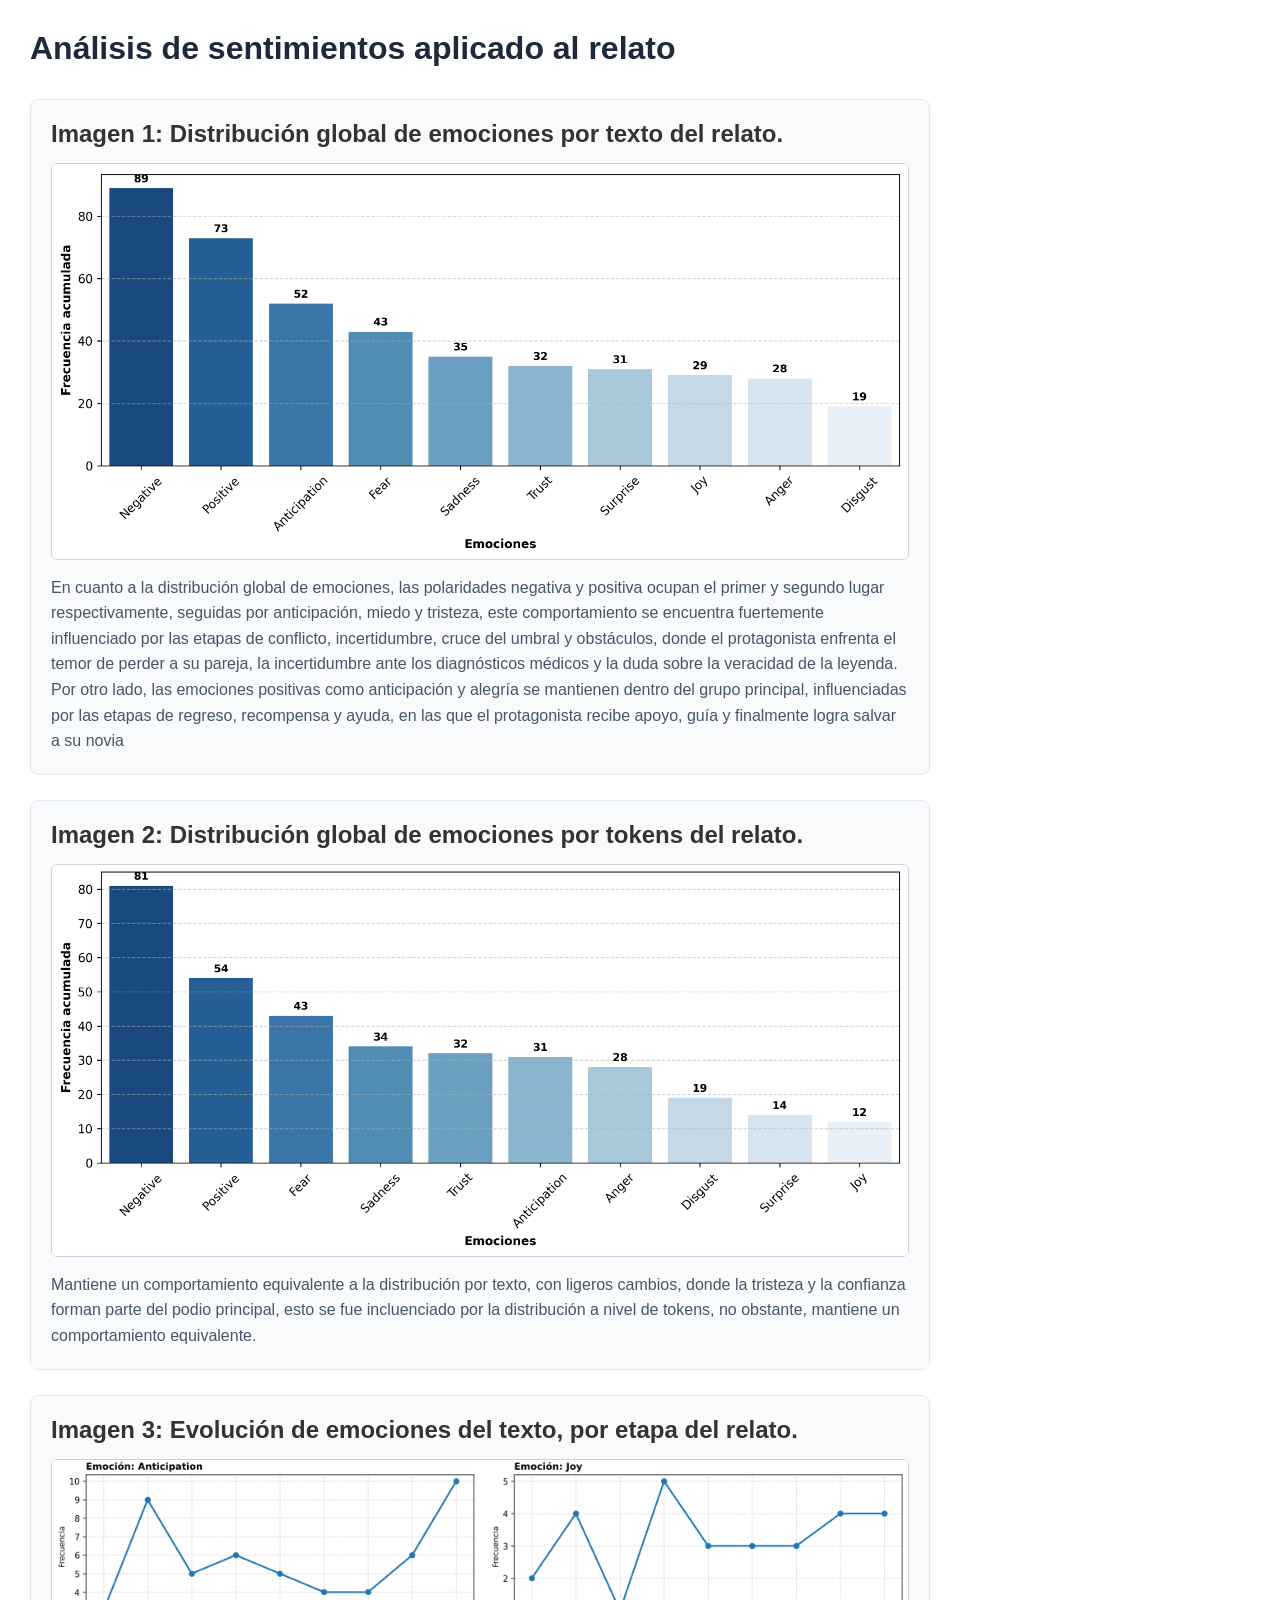
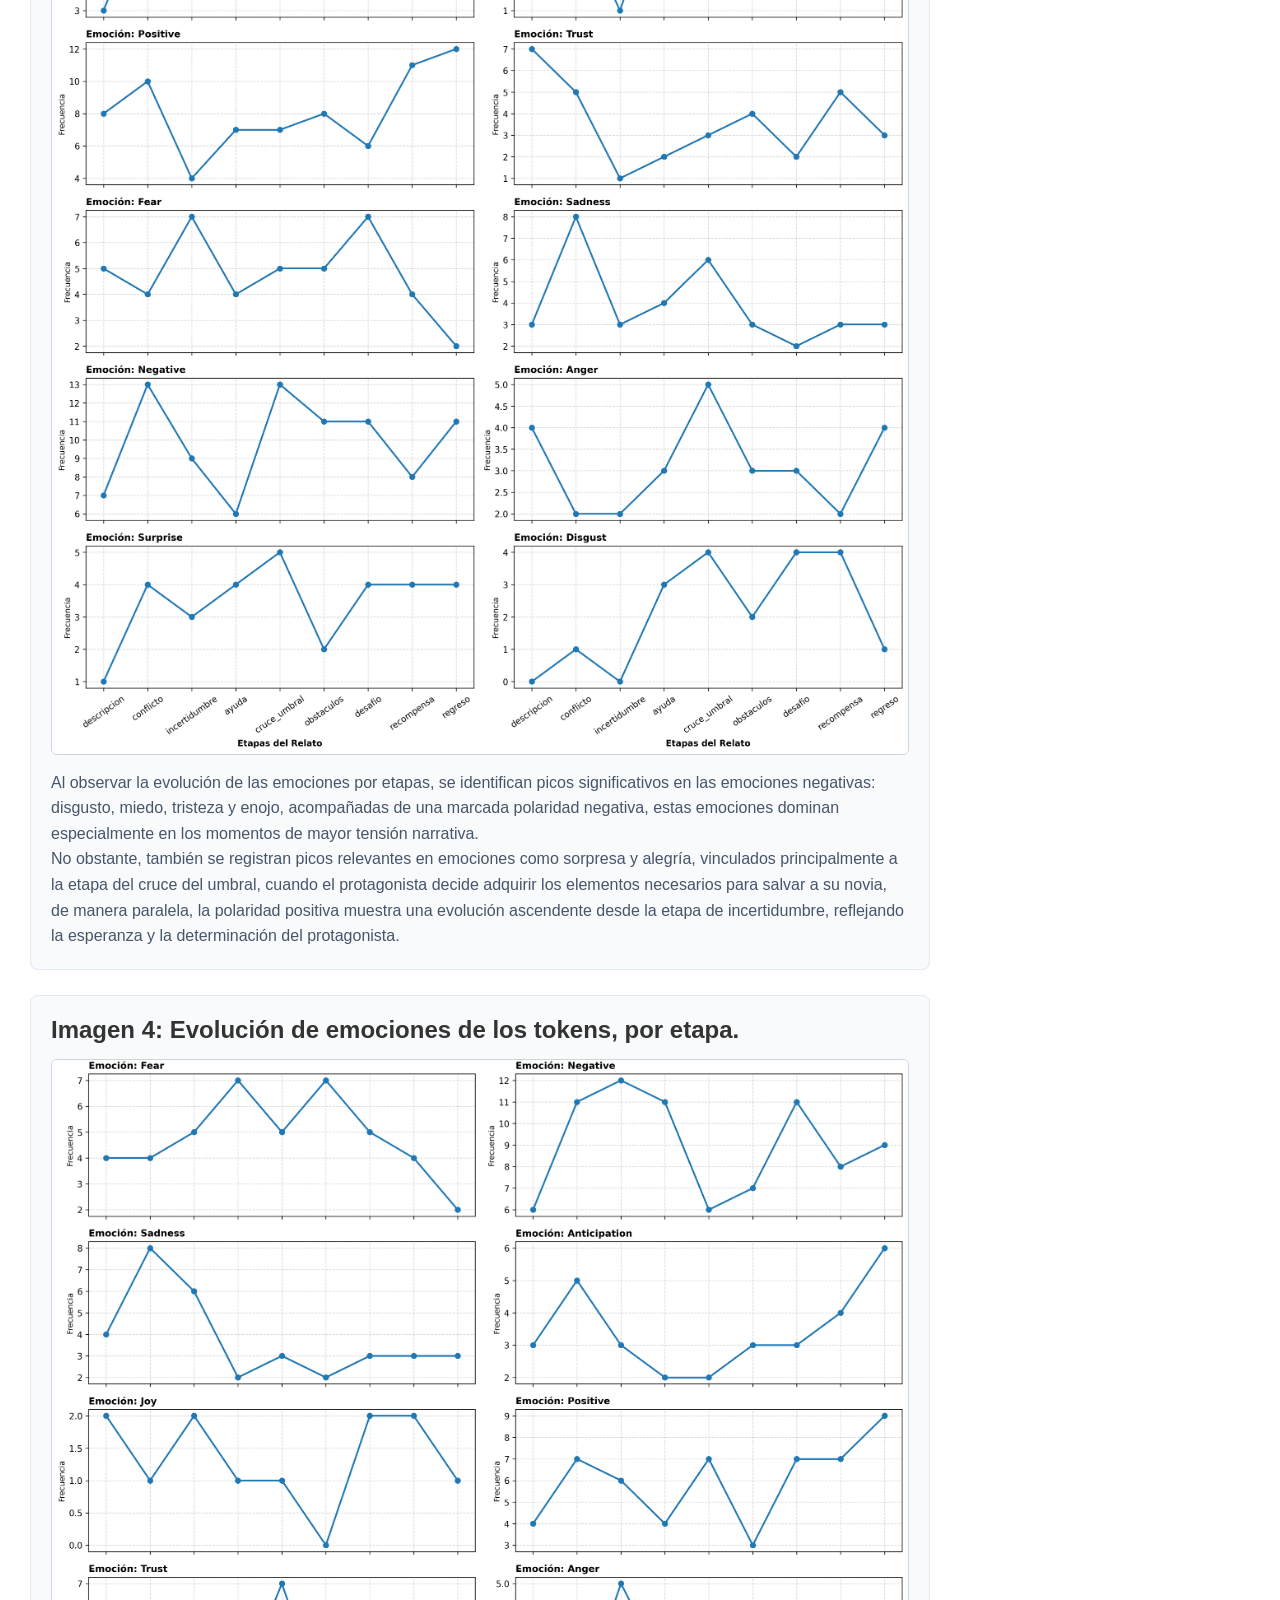
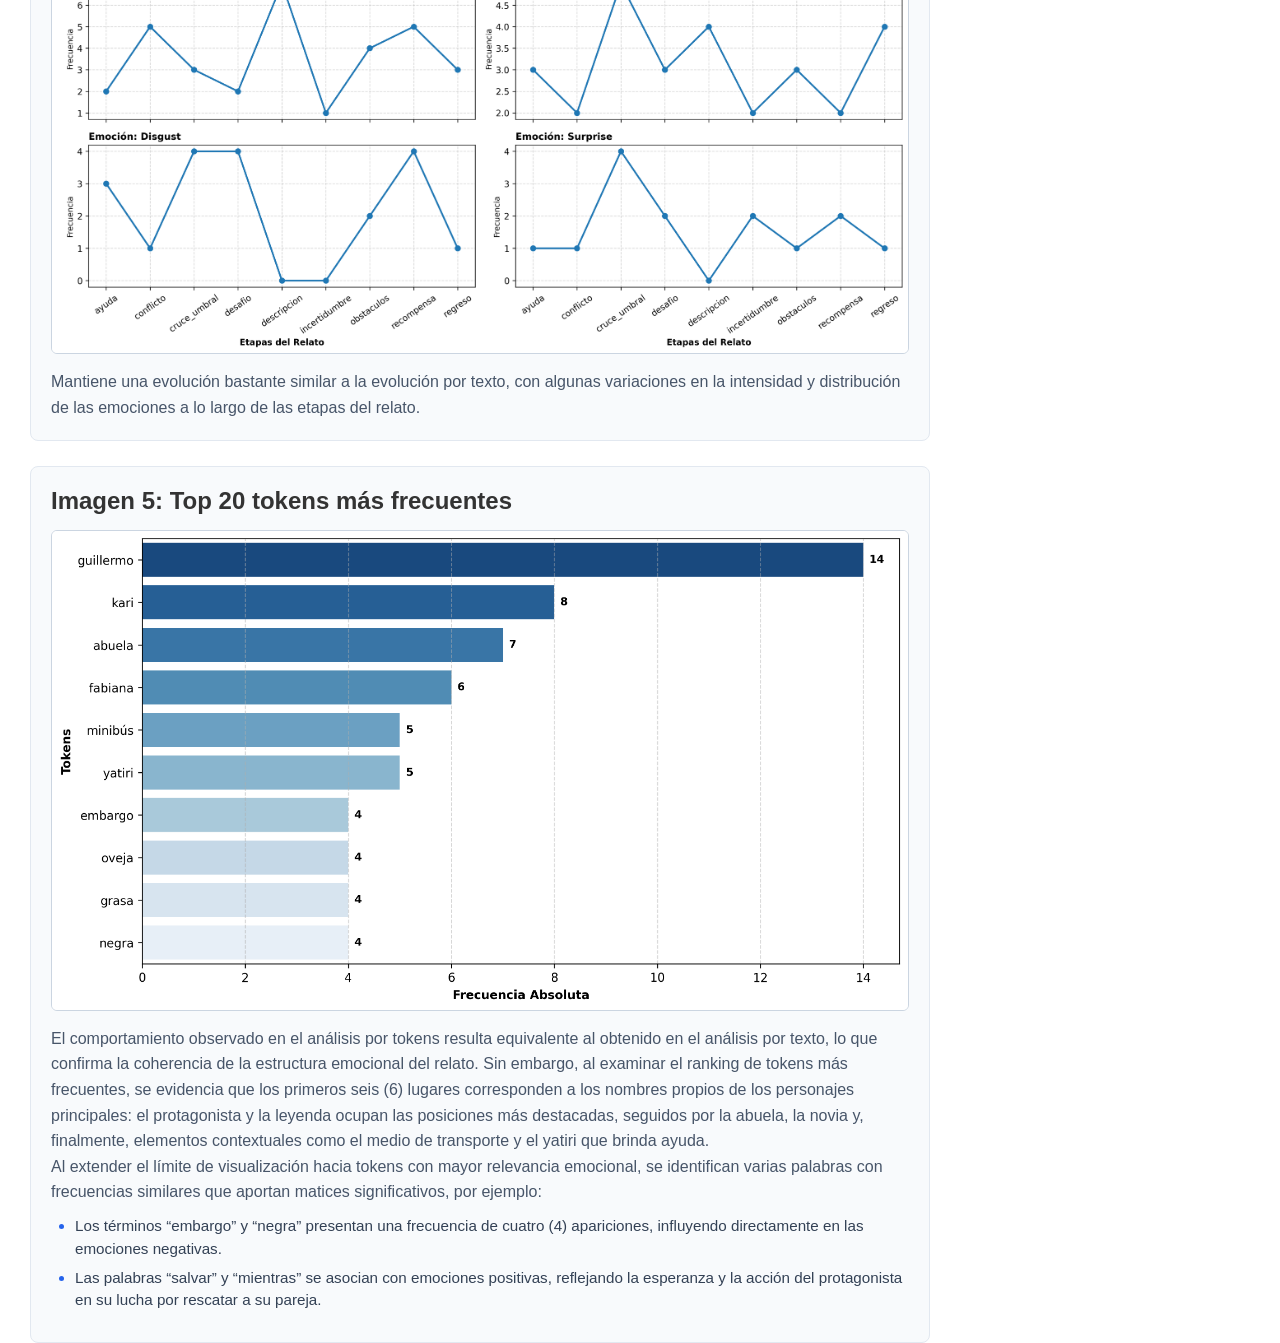
<file: pages/analisis.html>
<!DOCTYPE html>
<html lang="es">
<head>
    <meta charset="UTF-8">
    <meta name="viewport" content="width=device-width, initial-scale=1.0">
    <title>Análisis</title>
    <link rel="stylesheet" href="../css/styles.css">
</head>
<body class="page-content">

    <h1>Análisis de sentimientos aplicado al relato</h1>
    <div class="analysis-grid">

    <div class="analysis-card">
        <h2 class="card-title">Imagen 1: Distribución global de emociones por texto del relato.</h2>
        <img src="../assets/image_1.png" alt="Imagen 1">
        <p class="image-description">
            En cuanto a la distribución global de emociones, las polaridades negativa y positiva ocupan
            el primer y segundo lugar respectivamente, seguidas por anticipación, miedo y tristeza, este
            comportamiento se encuentra fuertemente influenciado por las etapas de conflicto,
            incertidumbre, cruce del umbral y obstáculos, donde el protagonista enfrenta el temor de
            perder a su pareja, la incertidumbre ante los diagnósticos médicos y la duda sobre la veracidad
            de la leyenda.
            </br>
            Por otro lado, las emociones positivas como anticipación y alegría se mantienen dentro del
            grupo principal, influenciadas por las etapas de regreso, recompensa y ayuda, en las que el
            protagonista recibe apoyo, guía y finalmente logra salvar a su novia
        </p>
    </div>

    <div class="analysis-card">
        <h2 class="card-title">Imagen 2: Distribución global de emociones por tokens del relato.</h2>
        <img src="../assets/image_2.png" alt="Imagen 2">
        <p class="image-description">
            Mantiene un comportamiento equivalente a la distribución por texto, con ligeros cambios, donde la tristeza y la confianza forman parte del podio principal, esto se fue incluenciado por la distribución a nivel de tokens, no obstante, mantiene un comportamiento equivalente.
        </p>
    </div>

    <div class="analysis-card">
        <h2 class="card-title">Imagen 3: Evolución de emociones del texto, por etapa del relato.</h2>
        <img src="../assets/image_3.png" alt="Imagen 3">
        <p class="image-description">
            Al observar la evolución de las emociones por etapas, se identifican picos significativos en
            las emociones negativas: disgusto, miedo, tristeza y enojo, acompañadas de una marcada
            polaridad negativa, estas emociones dominan especialmente en los momentos de mayor
            tensión narrativa.
            </br>
            No obstante, también se registran picos relevantes en emociones como sorpresa y alegría,
            vinculados principalmente a la etapa del cruce del umbral, cuando el protagonista decide
            adquirir los elementos necesarios para salvar a su novia, de manera paralela, la polaridad
            positiva muestra una evolución ascendente desde la etapa de incertidumbre, reflejando la
            esperanza y la determinación del protagonista.
        </p>
    </div>

    <div class="analysis-card">
        <h2 class="card-title">Imagen 4: Evolución de emociones de los tokens, por etapa.</h2>
        <img src="../assets/image_4.png" alt="Imagen 4">
        <p class="image-description">
            Mantiene una evolución bastante similar a la evolución por texto, con algunas variaciones en la intensidad y distribución de las emociones a lo largo de las etapas del relato.
        </p>
    </div>

    <div class="analysis-card">
        <h2 class="card-title">Imagen 5: Top 20 tokens más frecuentes</h2>
        <img src="../assets/image_5.png" alt="Imagen 5">
        
        <div class="image-description">
            <p>
            El comportamiento observado en el análisis por tokens resulta equivalente al obtenido en el
            análisis por texto, lo que confirma la coherencia de la estructura emocional del relato. Sin
            embargo, al examinar el ranking de tokens más frecuentes, se evidencia que los primeros seis
            (6) lugares corresponden a los nombres propios de los personajes principales: el protagonista
            y la leyenda ocupan las posiciones más destacadas, seguidos por la abuela, la novia y,
            finalmente, elementos contextuales como el medio de transporte y el yatiri que brinda ayuda.
            </p>
            <p>
            Al extender el límite de visualización hacia tokens con mayor relevancia emocional, se
            identifican varias palabras con frecuencias similares que aportan matices significativos, por
            ejemplo:
            </p>
            <ul>
            <li>Los términos “embargo” y “negra” presentan una frecuencia de cuatro (4) apariciones,
                influyendo directamente en las emociones negativas.</li>
            <li>Las palabras “salvar” y “mientras” se asocian con emociones positivas, reflejando la
                esperanza y la acción del protagonista en su lucha por rescatar a su pareja.</li>
            </ul>
        </div>
    </div>

</div>

</body>
</html>
</file>
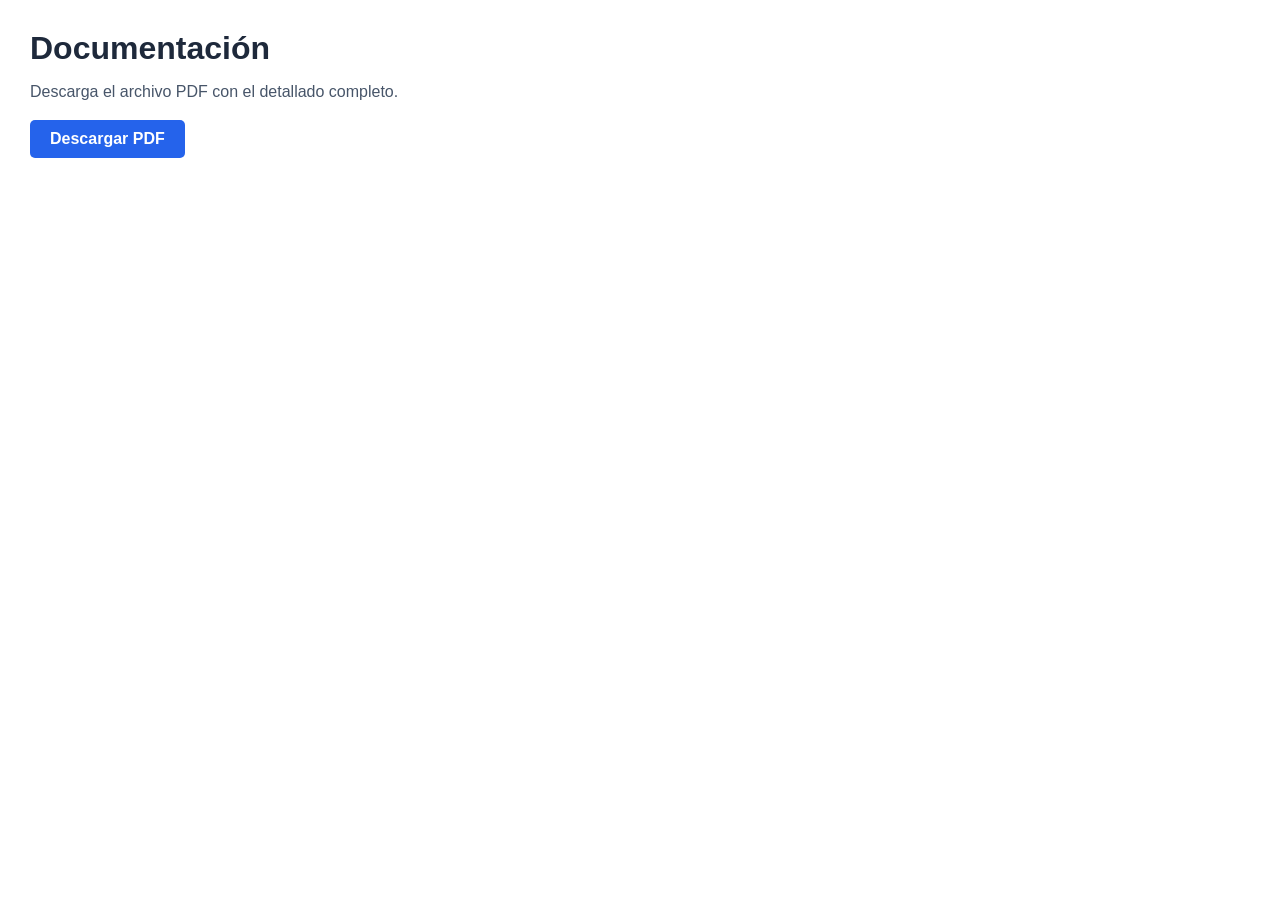
<file: pages/documentacion.html>
<!DOCTYPE html>
<html lang="es">
<head>
  <meta charset="UTF-8">
  <meta name="viewport" content="width=device-width, initial-scale=1.0">
  <link rel="stylesheet" href="../css/styles.css">
</head>
<body class="page-content">
  <h1>Documentación</h1>
  <p>Descarga el archivo PDF con el detallado completo.</p>
  <a href="../assets/documentacion.pdf" download="Documentacion.pdf" class="btn-download">Descargar PDF</a>
</body>
</html>
</file>
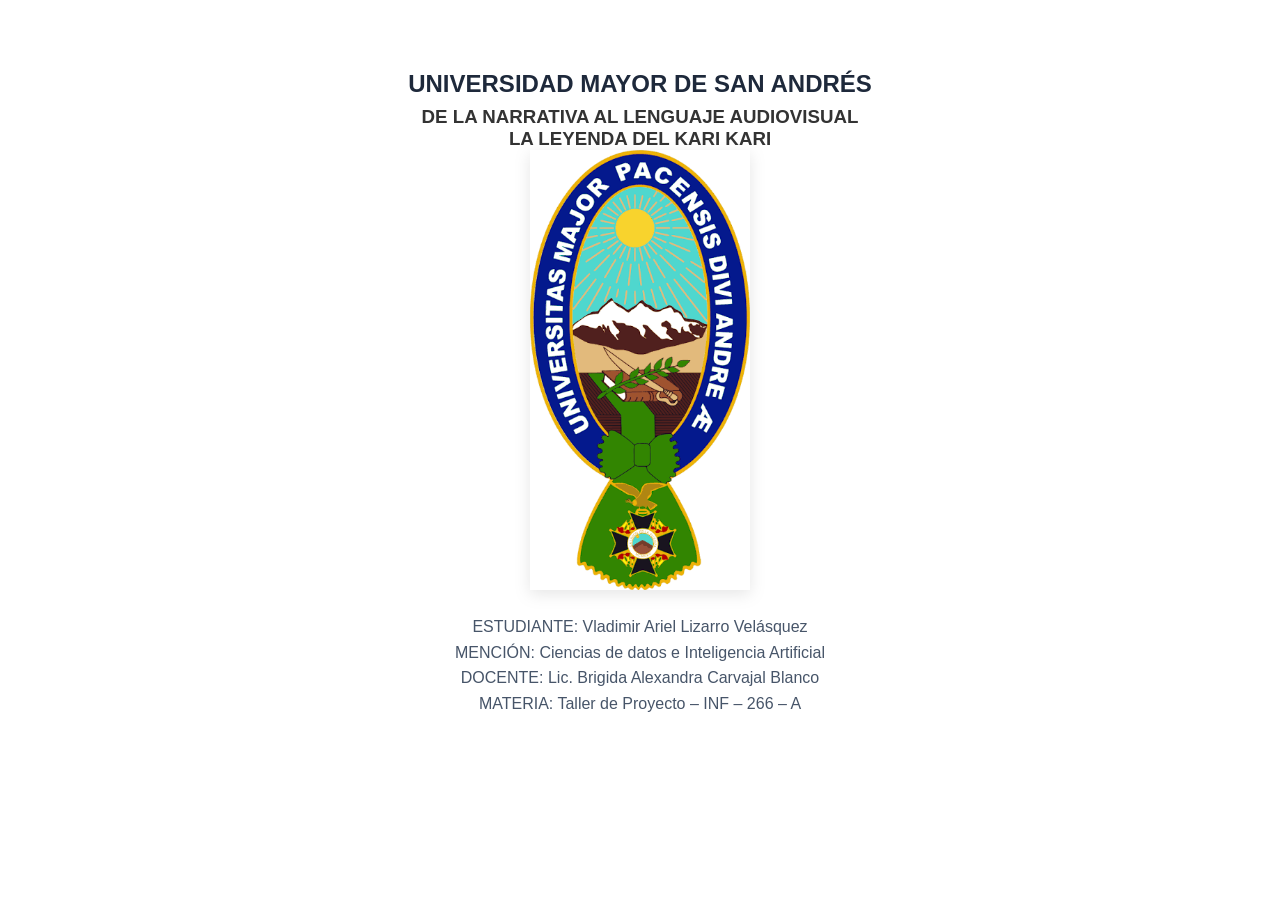
<file: pages/inicio.html>
<!DOCTYPE html>
<html lang="es">
<head>
  <meta charset="UTF-8">
  <meta name="viewport" content="width=device-width, initial-scale=1.0">
  <title>Inicio</title>
  <link rel="stylesheet" href="../css/styles.css">
</head>
<body class="page-content">

  <div class="home-container">
    <h1 class="university-title">UNIVERSIDAD MAYOR DE SAN ANDRÉS</h1>
    <h3 class="university-subtitle">DE LA NARRATIVA AL LENGUAJE AUDIOVISUAL</h3>
    <h3 class="university-subtitle">LA LEYENDA DEL KARI KARI</h3>
    <img src="../assets/umsa.png" alt="Escudo Universidad Mayor de San Andrés" class="university-logo">
    <p class="home-description">ESTUDIANTE: Vladimir Ariel Lizarro Velásquez</p>
    <p class="home-description">MENCIÓN: Ciencias de datos e Inteligencia Artificial</p>
    <p class="home-description">DOCENTE: Lic. Brigida Alexandra Carvajal Blanco</p>
    <p class="home-description">MATERIA: Taller de Proyecto – INF – 266 – A</p>
  </div>

</body>
</html>
</file>
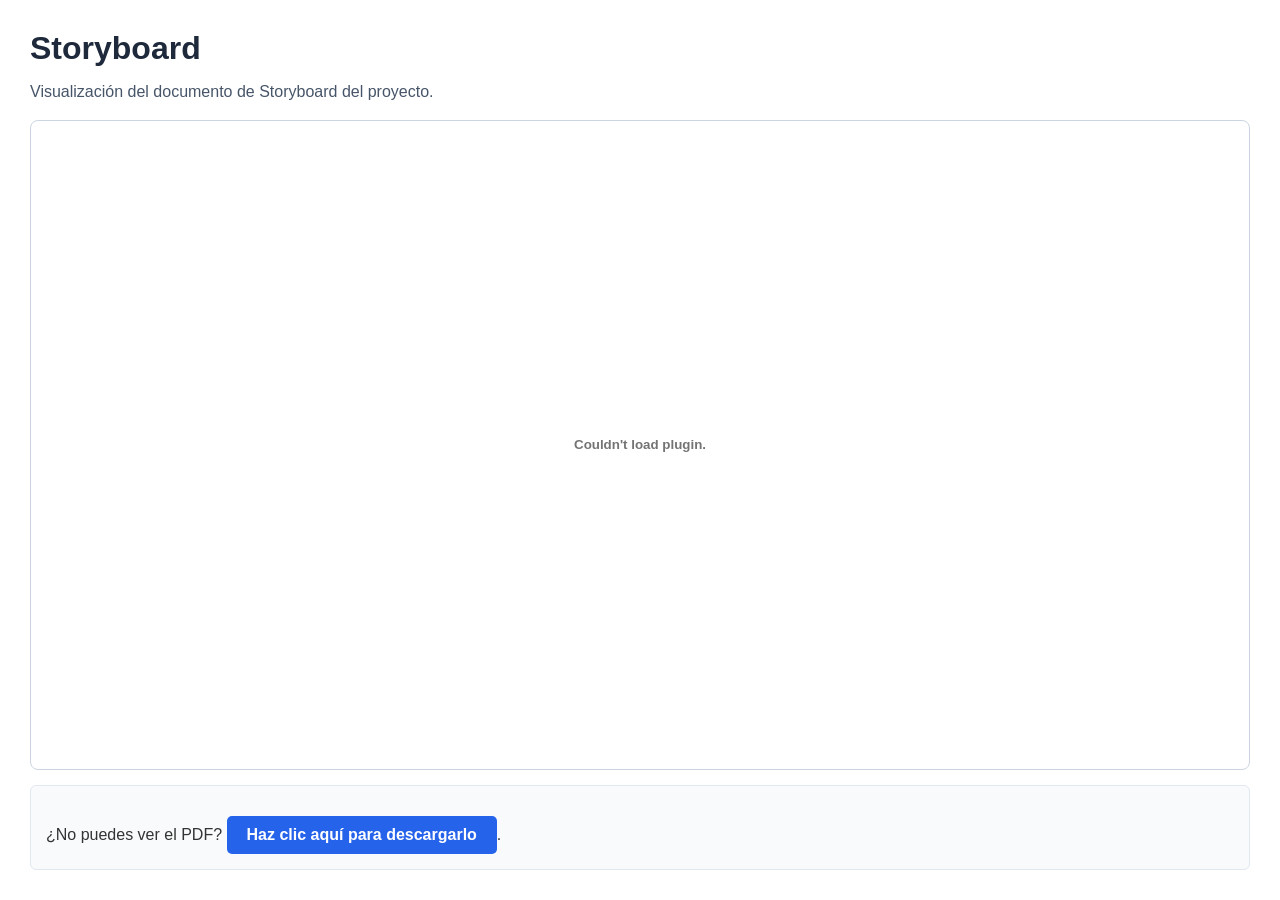
<file: pages/storyboard.html>
<!DOCTYPE html>
<html lang="es">
<head>
  <meta charset="UTF-8">
  <meta name="viewport" content="width=device-width, initial-scale=1.0">
  <title>Storyboard</title>
  <link rel="stylesheet" href="../css/styles.css">
</head>
<body class="page-content">
  <div class="header-container">
    <h1>Storyboard</h1>
    <p>Visualización del documento de Storyboard del proyecto.</p>
  </div>

  <embed src="../assets/storyboard.pdf" type="application/pdf" class="pdf-viewer" />

  <div class="fallback-message">
    ¿No puedes ver el PDF? <a href="../assets/storyboard.pdf" download="storyboard.pdf" class="btn-download">Haz clic aquí para descargarlo</a>.
  </div>

</body>
</html>
</file>
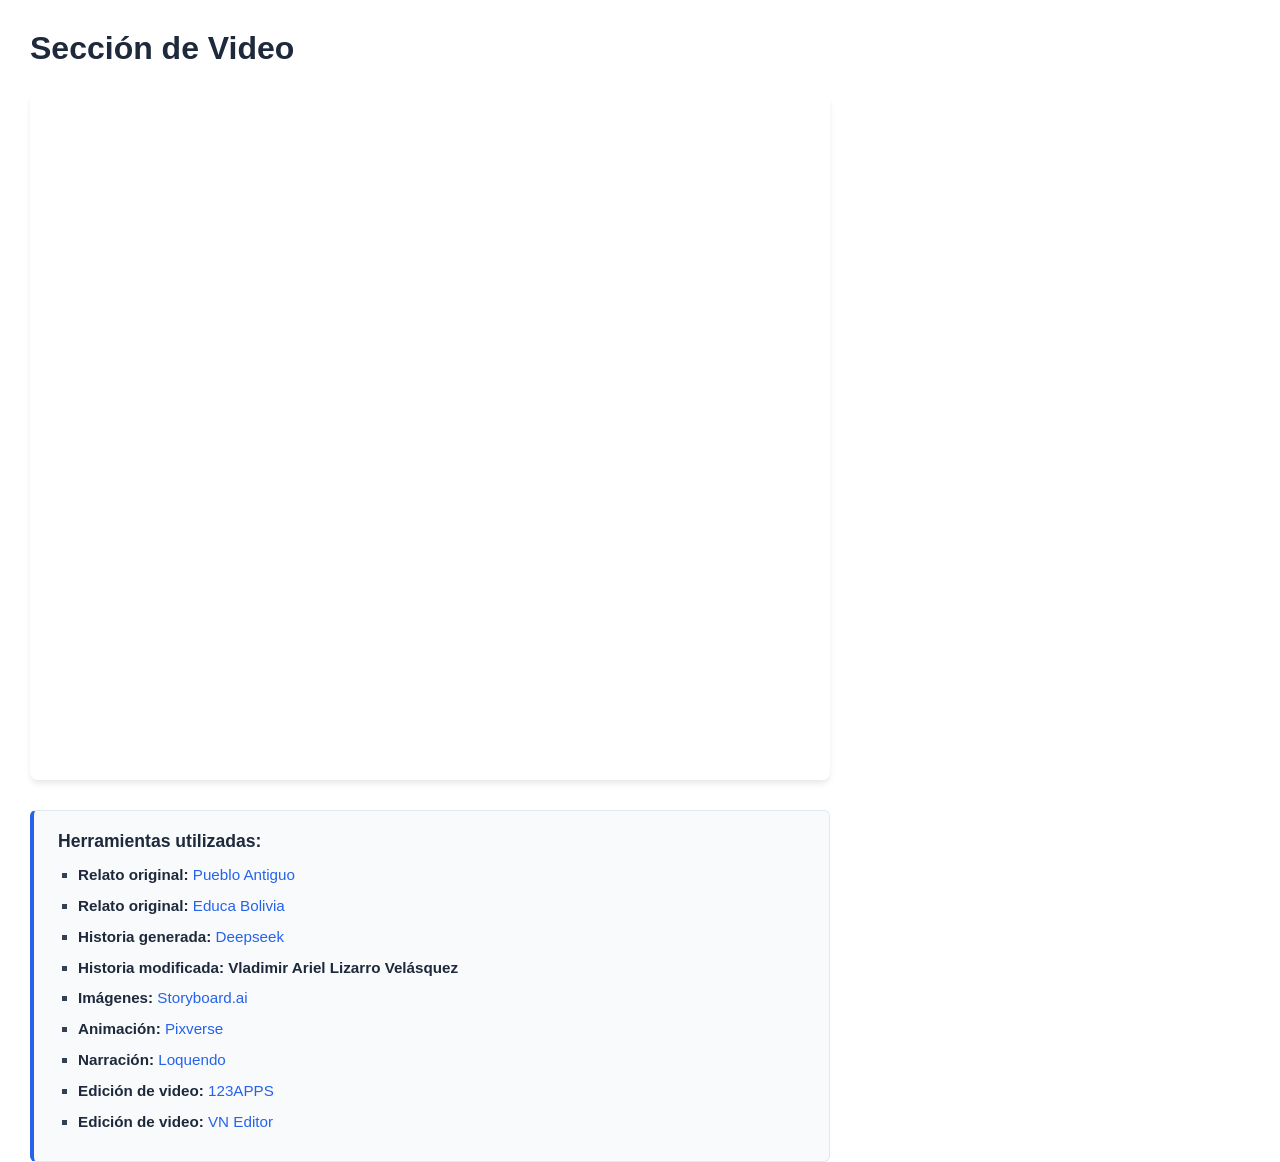
<file: pages/video.html>
<!DOCTYPE html>
<html lang="es">
<head>
  <meta charset="UTF-8">
  <meta name="viewport" content="width=device-width, initial-scale=1.0">
  <title>Video</title>
  <link rel="stylesheet" href="../css/styles.css">
</head>
<body class="page-content">

  <h1>Sección de Video</h1>
  
  <div class="video-container">
    <iframe 
      src="https://streamable.com/e/gyrwht?autoplay=1&muted=1" 
      allow="fullscreen" 
      allowfullscreen>
    </iframe>
  </div>
  
  <div class="video-resources">
    <h2>Herramientas utilizadas:</h2>
    <ul>
      <li>
        <strong>Relato original:</strong> 
        <a href="https://puebloantiguo.com/leyenda-la-kari-kari-bolivia-2/" target="_blank" rel="noopener noreferrer">Pueblo Antiguo</a>
      </li>
      <li>
        <strong>Relato original:</strong> 
        <a href="https://educabolivia.com/leyendas/el-kari-kari/#leyenda_del_kari_kari" target="_blank" rel="noopener noreferrer">Educa Bolivia</a>
      </li>
      <li>
        <strong>Historia generada:</strong> 
        <a href="https://chat.deepseek.com/share/2wjkiaatlpcg22hrx6" target="_blank" rel="noopener noreferrer">Deepseek</a>
      </li>
      <li>
        <strong>Historia modificada: Vladimir Ariel Lizarro Velásquez</strong> 
      </li>
      <li>
        <strong>Imágenes:</strong> 
        <a href="https://www.storyboarder.ai/?gad_source=1&gad_campaignid=20985131436&gclid=Cj0KCQjwnbrUBhDOARIsAKKhPpcEoAHU99AdmQ1nKzldCFtY1Ru3wdOo8HGxdqY9XrvRznkuDwE4YFAaArb0EALw_wcB" target="_blank" rel="noopener noreferrer">Storyboard.ai</a>
      </li>
      <li>
        <strong>Animación:</strong> 
        <a href="https://app.pixverse.ai/" target="_blank" rel="noopener noreferrer">Pixverse</a>
      </li>
      <li>
        <strong>Narración:</strong> 
        <a href="https://loquendo.io/" target="_blank" rel="noopener noreferrer">Loquendo</a>
      </li>
      <li>
        <strong>Edición de video:</strong> 
        <a href="https://123apps.com/es/" target="_blank" rel="noopener noreferrer">123APPS</a>
      </li>
      <li>
        <strong>Edición de video:</strong> 
        <a href="https://vlognow.me/es-ES" target="_blank" rel="noopener noreferrer">VN Editor</a>
      </li>
    </ul>
  </div>

</body>
</html>
</file>
<file: css/styles.css>
* {
  box-sizing: border-box;
  margin: 0;
  padding: 0;
  font-family: Arial, sans-serif;
}

body {
  display: flex;
  flex-direction: row;
  height: 100vh;
  overflow: hidden;
  background-color: #ffffff;
  color: #333333;
}

.sidebar {
  width: 240px;
  background-color: #1e293b;
  color: #ffffff;
  padding: 20px 0;
  display: flex;
  flex-direction: column;
  flex-shrink: 0;
}

.sidebar h2 {
  text-align: center;
  margin-bottom: 24px;
  font-size: 1.2rem;
  color: #38bdf8;
}

.sidebar a {
  color: #cbd5e1;
  padding: 14px 24px;
  text-decoration: none;
  display: block;
  transition: background 0.2s;
}

.sidebar a:hover {
  background-color: #334155;
  color: #ffffff;
}

.content-frame {
  flex: 1;
  border: none;
  width: 100%;
  height: 100%;
}

body.page-content {
  display: flex;
  flex-direction: column;
  height: 100vh;
  overflow-y: auto;
  padding: 30px;
  box-sizing: border-box;
}

h1 {
  color: #1e293b;
  margin-bottom: 12px;
}

p {
  color: #475569;
  line-height: 1.6;
}

video {
  width: 100%;
  max-width: 800px;
  height: auto;
  border-radius: 8px;
  margin-top: 15px;
}

.pdf-viewer {
  width: 100%;
  height: calc(100vh - 180px);
  min-height: 400px;
  border: 1px solid #cbd5e1;
  border-radius: 8px;
  margin-top: 15px;
}

.fallback-message {
  padding: 15px;
  background-color: #f8fafc;
  border: 1px solid #e2e8f0;
  border-radius: 6px;
  margin-top: 15px;
  width: 100%;
}

.btn-download {
  display: inline-block;
  align-self: flex-start;
  padding: 10px 20px;
  background-color: #2563eb;
  color: white;
  text-decoration: none;
  border-radius: 5px;
  margin-top: 15px;
  font-weight: bold;
}

.btn-download:hover {
  background-color: #1d4ed8;
}

@media (max-width: 768px) {
  body {
    flex-direction: column;
  }

  .sidebar {
    width: 100%;
    height: auto;
    padding: 10px 0;
  }

  .sidebar h2 {
    margin-bottom: 10px;
    font-size: 1rem;
  }

  .nav-links {
    display: flex;
    overflow-x: auto;
    white-space: nowrap;
  }

  .sidebar a {
    padding: 10px 16px;
    font-size: 0.9rem;
  }

  .content-frame {
    height: calc(100vh - 80px);
  }

  body.page-content {
    padding: 15px;
  }

  .pdf-viewer {
    height: calc(100vh - 220px);
  }
}

.analysis-grid {
  display: flex;
  flex-direction: column;
  gap: 25px;
  margin-top: 20px;
  max-width: 900px;
}

.analysis-card {
  background-color: #f8fafc;
  border: 1px solid #e2e8f0;
  border-radius: 8px;
  padding: 20px;
  display: flex;
  flex-direction: column;
  gap: 15px;
}

.analysis-card img {
  width: 100%;
  height: auto;
  max-width: 100%;
  display: block;
  object-fit: contain;
  border-radius: 6px;
  border: 1px solid #cbd5e1;
  background-color: #ffffff;
}

.analysis-card label {
  font-weight: bold;
  color: #334155;
  font-size: 0.95rem;
}

.analysis-card textarea {
  width: 100%;
  height: 100px;
  padding: 12px;
  border: 1px solid #cbd5e1;
  border-radius: 6px;
  font-family: Arial, sans-serif;
  font-size: 0.9rem;
  resize: vertical;
  box-sizing: border-box;
}

.analysis-card textarea:focus {
  outline: none;
  border-color: #2563eb;
  box-shadow: 0 0 0 2px rgba(37, 99, 235, 0.2);
}

.image-description ul,
.image-description ol {
  margin-top: 10px;
  margin-bottom: 10px;
  padding-left: 24px;
}

.image-description li {
  margin-bottom: 6px;
  color: #334155;
  line-height: 1.5;
  font-size: 0.95rem;
}

.image-description ul li::marker {
  color: #2563eb;
}

.image-description ol li::marker {
  color: #2563eb;
  font-weight: bold;
}

.video-container {
  position: relative;
  width: 100%;
  max-width: 800px;
  padding-bottom: 56.25%; /* Relación de aspecto 16:9 */
  height: 0;
  margin-top: 15px;
  border-radius: 8px;
  overflow: hidden;
  box-shadow: 0 4px 6px -1px rgba(0, 0, 0, 0.1);
}

.video-container iframe {
  position: absolute;
  top: 0;
  left: 0;
  width: 100%;
  height: 100%;
  border: none;
}

.video-resources {
  margin-top: 30px;
  padding: 20px 24px;
  background-color: #f8fafc;
  border: 1px solid #e2e8f0;
  border-left: 4px solid #2563eb;
  border-radius: 6px;
  max-width: 800px;
}

.video-resources h2 {
  font-size: 1.1rem;
  color: #1e293b;
  margin-bottom: 12px;
}

.video-resources ul {
  padding-left: 20px;
  list-style-type: square;
}

.video-resources li {
  margin-bottom: 8px;
  color: #334155;
  font-size: 0.95rem;
  line-height: 1.5;
}

.video-resources strong {
  color: #1e293b;
}

.video-resources a {
  color: #2563eb;
  text-decoration: none;
  font-weight: 500;
  transition: color 0.2s ease;
}

.video-resources a:hover {
  color: #1d4ed8;
  text-decoration: underline;
}

.home-container {
  display: flex;
  flex-direction: column;
  align-items: center;
  justify-content: center;
  text-align: center;
  padding: 40px 20px;
  min-height: 80vh;
}

.university-logo {
  max-width: 220px;
  height: auto;
  margin-bottom: 24px;
  filter: drop-shadow(0px 4px 8px rgba(0, 0, 0, 0.1));
}

.university-title {
  font-size: 1.5rem;
  color: #1e293b;
  margin-bottom: 8px;
  font-weight: bold;
}

.home-subtitle {
  font-size: 1.2rem;
  color: #64748b;
}

@media (max-width: 768px) {
  .university-logo {
    max-width: 170px;
  }

  .university-title {
    font-size: 1.4rem;
  }
}
</file>
